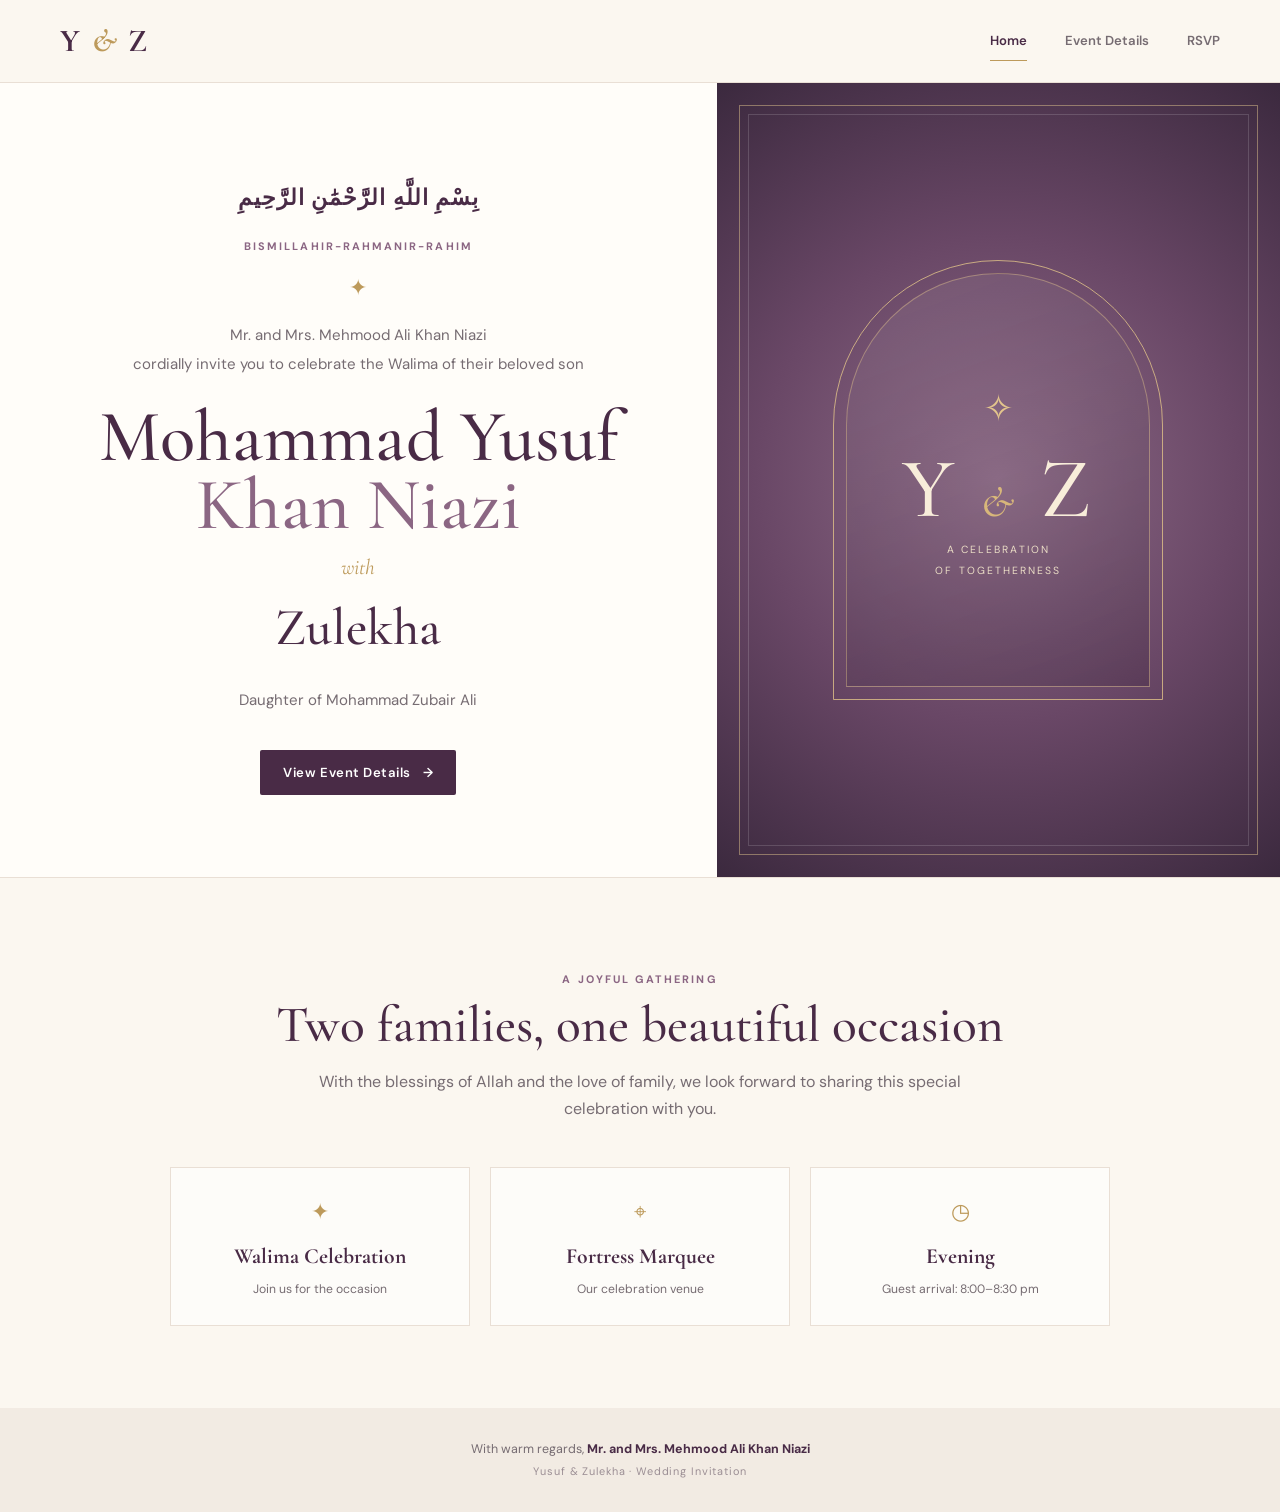
<file: index.html>
<!DOCTYPE html>
<html lang="en">
<head>
  <meta charset="UTF-8">
  <meta name="viewport" content="width=device-width, initial-scale=1.0">
  <meta name="description" content="A family invitation to the Walima celebration of Mohammad Yusuf Khan Niazi and Zulekha.">
  <title>Wedding Invitation | Yusuf & Zulekha</title>
  <link rel="stylesheet" href="styles.css">
  <script src="script.js" defer></script>
</head>
<body>
  <header class="site-header">
    <a class="brand" href="index.html">Y <span>&</span> Z</a>
    <nav class="nav" aria-label="Main navigation">
      <a class="active" href="index.html">Home</a>
      <a href="event.html">Event Details</a>
      <a href="rsvp.html">RSVP</a>
    </nav>
  </header>

  <main>
    <section class="hero">
      <div class="hero-content">
        <p class="eyebrow">بِسْمِ اللَّهِ الرَّحْمَٰنِ الرَّحِيمِ</p>
        <p class="eyebrow english">Bismillahir-Rahmanir-Rahim</p>
        <div class="ornament" aria-hidden="true">✦</div>
        <p class="intro">Mr. and Mrs. Mehmood Ali Khan Niazi<br>cordially invite you to celebrate the Walima of their beloved son</p>
        <h1>Mohammad Yusuf<br><span>Khan Niazi</span></h1>
        <p class="with">with</p>
        <h2 class="bride">Zulekha</h2>
        <p class="intro">Daughter of Mohammad Zubair Ali</p>
        <a class="button" href="event.html">View Event Details <span aria-hidden="true">→</span></a>
      </div>
      <div class="hero-side" aria-hidden="true">
        <div class="arch">
          <div class="arch-inner">
            <span class="arch-star">✧</span>
            <span class="arch-monogram">Y <small>&</small> Z</span>
            <span class="arch-caption">A celebration<br>of togetherness</span>
          </div>
        </div>
      </div>
    </section>

    <section class="welcome section-wrap">
      <p class="eyebrow">A joyful gathering</p>
      <h2>Two families, one beautiful occasion</h2>
      <p>With the blessings of Allah and the love of family, we look forward to sharing this special celebration with you.</p>
      <div class="mini-details">
        <div><span class="detail-icon">✦</span><strong>Walima Celebration</strong><small>Join us for the occasion</small></div>
        <div><span class="detail-icon">⌖</span><strong>Fortress Marquee</strong><small>Our celebration venue</small></div>
        <div><span class="detail-icon">◷</span><strong>Evening</strong><small>Guest arrival: 8:00–8:30 pm</small></div>
      </div>
    </section>
  </main>

  <footer class="site-footer">
    <p>With warm regards, <strong>Mr. and Mrs. Mehmood Ali Khan Niazi</strong></p>
    <p class="copyright">Yusuf & Zulekha · Wedding Invitation</p>
  </footer>
</body>
</html>
</file>
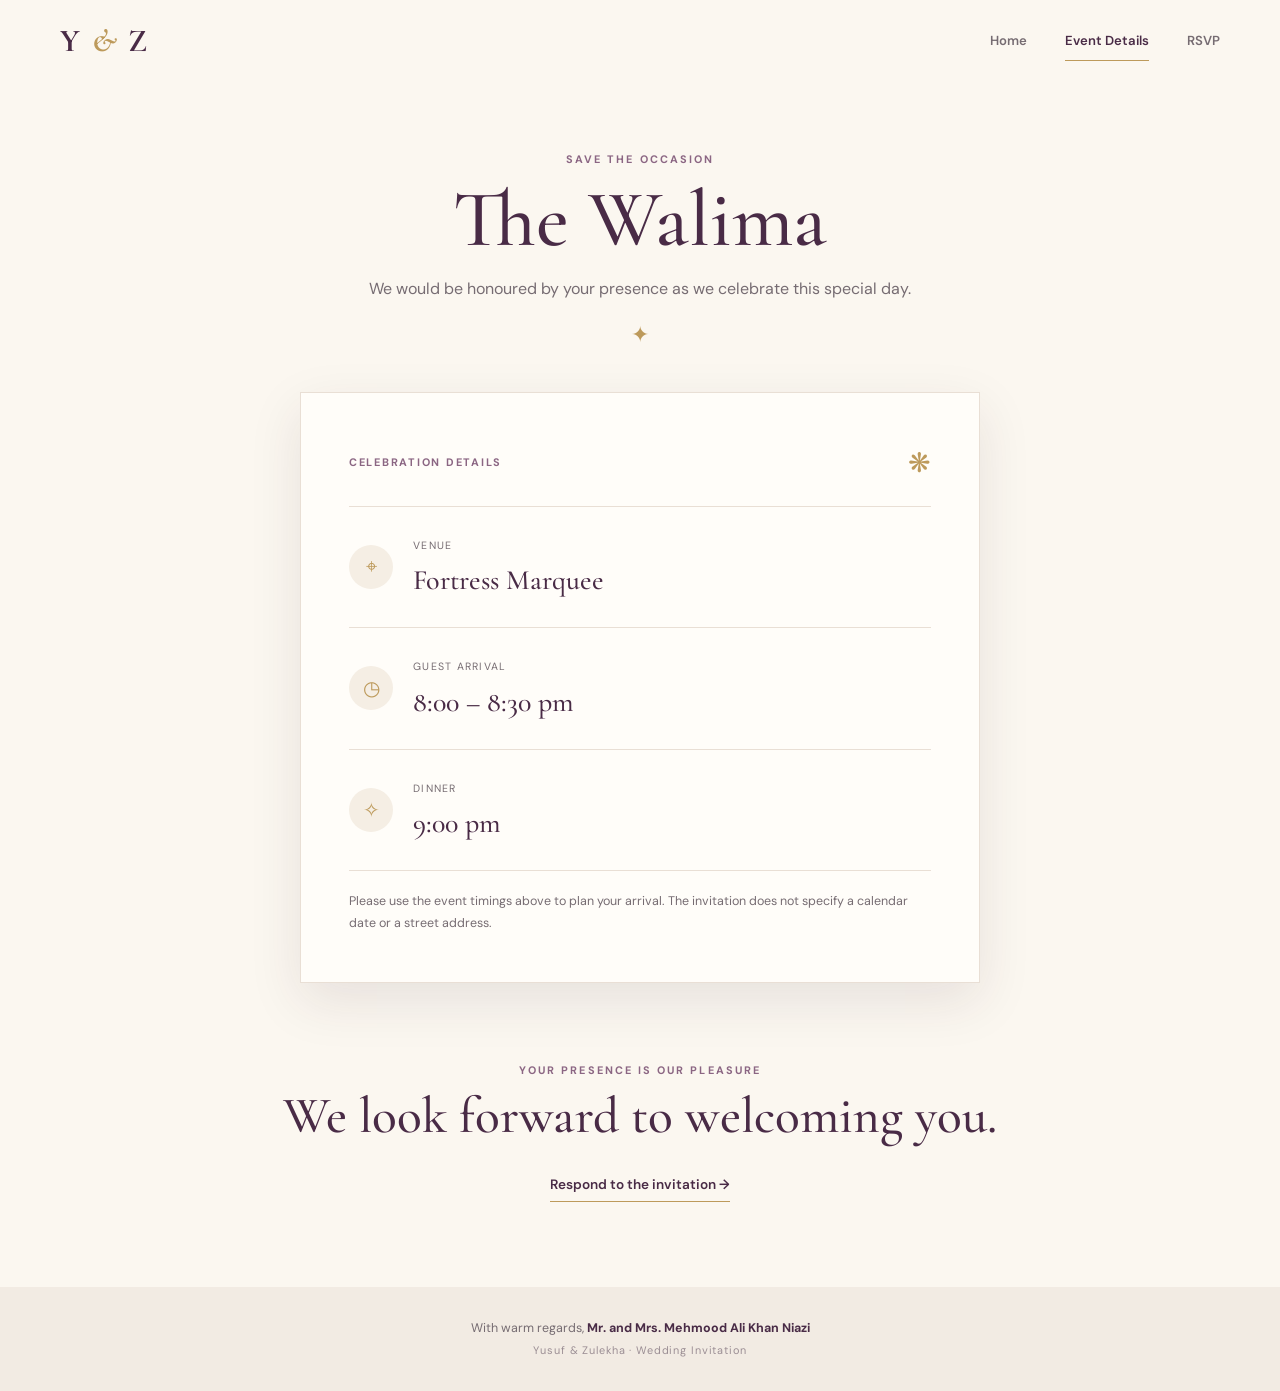
<file: event.html>
<!DOCTYPE html>
<html lang="en">
<head>
  <meta charset="UTF-8">
  <meta name="viewport" content="width=device-width, initial-scale=1.0">
  <meta name="description" content="Walima event information for Yusuf and Zulekha.">
  <title>Event Details | Yusuf & Zulekha</title>
  <link rel="stylesheet" href="styles.css">
  <script src="script.js" defer></script>
</head>
<body>
  <header class="site-header">
    <a class="brand" href="index.html">Y <span>&</span> Z</a>
    <nav class="nav" aria-label="Main navigation">
      <a href="index.html">Home</a>
      <a class="active" href="event.html">Event Details</a>
      <a href="rsvp.html">RSVP</a>
    </nav>
  </header>

  <main class="inner-page">
    <section class="page-heading">
      <p class="eyebrow">Save the occasion</p>
      <h1>The Walima</h1>
      <p>We would be honoured by your presence as we celebrate this special day.</p>
      <div class="ornament" aria-hidden="true">✦</div>
    </section>

    <section class="event-card">
      <div class="event-card-top">
        <span class="event-label">Celebration details</span>
        <span class="event-symbol" aria-hidden="true">❋</span>
      </div>
      <div class="event-row">
        <span class="row-icon" aria-hidden="true">⌖</span>
        <div><small>Venue</small><h2>Fortress Marquee</h2></div>
      </div>
      <div class="event-row">
        <span class="row-icon" aria-hidden="true">◷</span>
        <div><small>Guest arrival</small><h2>8:00 – 8:30 pm</h2></div>
      </div>
      <div class="event-row">
        <span class="row-icon" aria-hidden="true">✧</span>
        <div><small>Dinner</small><h2>9:00 pm</h2></div>
      </div>
      <p class="event-note">Please use the event timings above to plan your arrival. The invitation does not specify a calendar date or a street address.</p>
    </section>

    <section class="closing-note">
      <p class="eyebrow">Your presence is our pleasure</p>
      <h2>We look forward to welcoming you.</h2>
      <a class="text-link" href="rsvp.html">Respond to the invitation <span aria-hidden="true">→</span></a>
    </section>
  </main>

  <footer class="site-footer">
    <p>With warm regards, <strong>Mr. and Mrs. Mehmood Ali Khan Niazi</strong></p>
    <p class="copyright">Yusuf & Zulekha · Wedding Invitation</p>
  </footer>
</body>
</html>
</file>
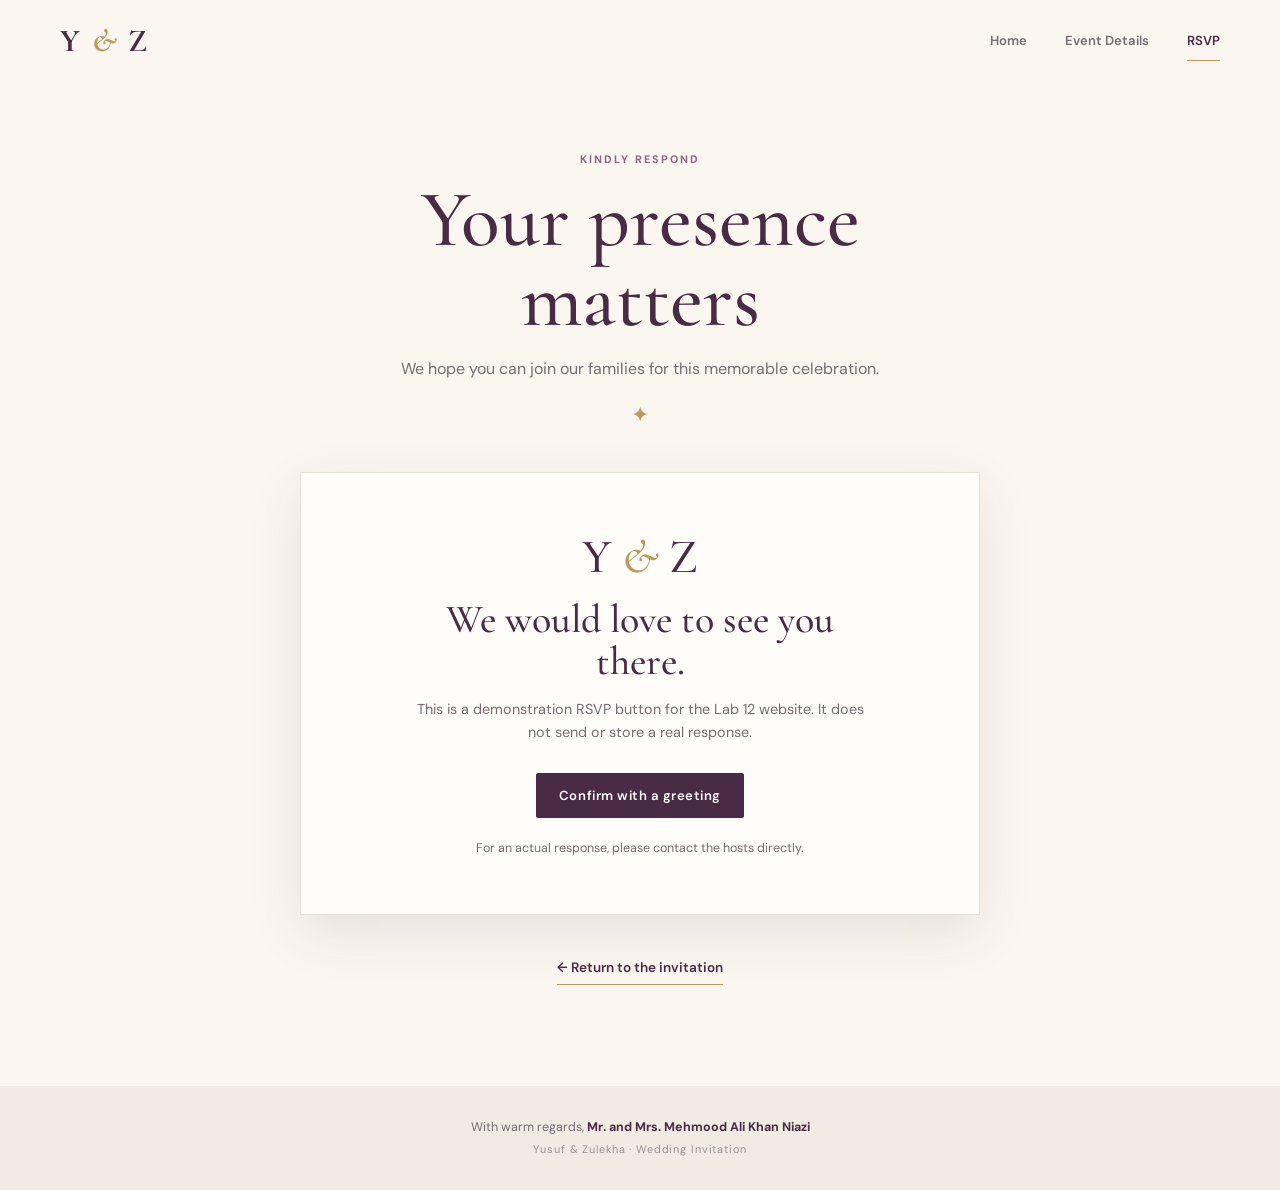
<file: rsvp.html>
<!DOCTYPE html>
<html lang="en">
<head>
  <meta charset="UTF-8">
  <meta name="viewport" content="width=device-width, initial-scale=1.0">
  <meta name="description" content="RSVP page for the Walima invitation of Yusuf and Zulekha.">
  <title>RSVP | Yusuf & Zulekha</title>
  <link rel="stylesheet" href="styles.css">
  <script src="script.js" defer></script>
</head>
<body>
  <header class="site-header">
    <a class="brand" href="index.html">Y <span>&</span> Z</a>
    <nav class="nav" aria-label="Main navigation">
      <a href="index.html">Home</a>
      <a href="event.html">Event Details</a>
      <a class="active" href="rsvp.html">RSVP</a>
    </nav>
  </header>

  <main class="inner-page rsvp-page">
    <section class="page-heading">
      <p class="eyebrow">Kindly respond</p>
      <h1>Your presence matters</h1>
      <p>We hope you can join our families for this memorable celebration.</p>
      <div class="ornament" aria-hidden="true">✦</div>
    </section>

    <section class="rsvp-panel">
      <div class="rsvp-mark">Y <span>&</span> Z</div>
      <h2>We would love to see you there.</h2>
      <p>This is a demonstration RSVP button for the Lab 12 website. It does not send or store a real response.</p>
      <button class="button" type="button" onclick="showRsvpMessage()">Confirm with a greeting</button>
      <p class="small-note">For an actual response, please contact the hosts directly.</p>
    </section>
    <p class="back-link"><a class="text-link" href="index.html">← Return to the invitation</a></p>
  </main>

  <footer class="site-footer">
    <p>With warm regards, <strong>Mr. and Mrs. Mehmood Ali Khan Niazi</strong></p>
    <p class="copyright">Yusuf & Zulekha · Wedding Invitation</p>
  </footer>
</body>
</html>
</file>
<file: styles.css>
@import url('https://fonts.googleapis.com/css2?family=Cormorant+Garamond:wght@400;500;600;700&family=DM+Sans:wght@400;500;600;700&display=swap');

:root {
  --plum: #492b46;
  --plum-deep: #2f1d31;
  --mauve: #8b6683;
  --gold: #bd9a5b;
  --cream: #fbf7f0;
  --paper: #fffdf9;
  --ink: #342b32;
  --muted: #766c72;
  --line: #e9dfd5;
  --shadow: 0 18px 50px rgba(54, 33, 50, .10);
}

* { box-sizing: border-box; }
html { scroll-behavior: smooth; }
body {
  margin: 0;
  color: var(--ink);
  background: var(--cream);
  font-family: 'DM Sans', sans-serif;
  line-height: 1.65;
}
a { color: inherit; text-decoration: none; }
.site-header {
  width: min(1160px, calc(100% - 48px));
  margin: auto;
  min-height: 82px;
  display: flex;
  align-items: center;
  justify-content: space-between;
  gap: 24px;
}
.brand {
  color: var(--plum);
  font-family: 'Cormorant Garamond', serif;
  font-size: 2rem;
  font-weight: 700;
  letter-spacing: .08em;
}
.brand span, .rsvp-mark span { color: var(--gold); font-style: italic; }
.nav { display: flex; gap: clamp(16px, 3vw, 38px); align-items: center; }
.nav a {
  color: var(--muted);
  font-size: .82rem;
  font-weight: 600;
  padding: 9px 0;
  border-bottom: 1px solid transparent;
  transition: color .2s, border-color .2s;
}
.nav a:hover, .nav a.active { color: var(--plum); border-color: var(--gold); }

.hero {
  min-height: 620px;
  display: grid;
  grid-template-columns: 1.12fr .88fr;
  background: var(--paper);
  overflow: hidden;
  border-top: 1px solid var(--line);
  border-bottom: 1px solid var(--line);
}
.hero-content {
  padding: 76px 7vw 82px max(7vw, calc((100vw - 1160px) / 2));
  text-align: center;
  align-self: center;
}
.eyebrow {
  color: var(--mauve);
  text-transform: uppercase;
  letter-spacing: .19em;
  font-size: .68rem;
  font-weight: 700;
}
.hero .eyebrow:first-child { font-size: 1.35rem; letter-spacing: .05em; color: var(--plum); }
.english { margin-top: 2px; }
.ornament { color: var(--gold); font-size: 1.35rem; margin: 15px 0; }
.intro { color: var(--muted); font-size: .94rem; line-height: 1.9; }
h1, h2, h3 { font-family: 'Cormorant Garamond', serif; color: var(--plum); font-weight: 500; }
.hero h1 { font-size: clamp(3.1rem, 5.7vw, 5.5rem); line-height: .94; margin: 24px 0 8px; }
.hero h1 span { color: var(--mauve); }
.with { color: var(--gold); font-family: 'Cormorant Garamond', serif; font-style: italic; font-size: 1.35rem; margin: 10px 0 0; }
.bride { font-size: 3.25rem; margin: 0; }
.button {
  display: inline-flex;
  align-items: center;
  justify-content: center;
  gap: 12px;
  border: 0;
  border-radius: 2px;
  padding: 14px 23px;
  margin-top: 20px;
  background: var(--plum);
  color: white;
  font: 600 .82rem 'DM Sans', sans-serif;
  letter-spacing: .04em;
  cursor: pointer;
  transition: background .2s, transform .2s;
}
.button:hover { background: var(--plum-deep); transform: translateY(-2px); }
.hero-side {
  min-height: 620px;
  display: grid;
  place-items: center;
  padding: 55px;
  background: radial-gradient(circle at center, #8f6c88 0, #694766 50%, #3b293e 100%);
  position: relative;
}
.hero-side::before, .hero-side::after {
  content: ''; position: absolute; inset: 22px; border: 1px solid rgba(222, 194, 139, .5);
}
.hero-side::after { inset: 31px; border-color: rgba(255,255,255,.15); }
.arch {
  width: min(330px, 100%);
  height: 440px;
  border: 1px solid rgba(224, 194, 137, .8);
  border-radius: 170px 170px 0 0;
  padding: 12px;
  position: relative;
  z-index: 1;
}
.arch-inner {
  height: 100%;
  border: 1px solid rgba(224, 194, 137, .45);
  border-radius: 160px 160px 0 0;
  display: flex;
  flex-direction: column;
  align-items: center;
  justify-content: center;
  color: #f8edda;
  background: linear-gradient(160deg, rgba(255,255,255,.08), rgba(25,12,28,.16));
}
.arch-star { color: #e3c58c; font-size: 2.3rem; }
.arch-monogram { font: 500 5.3rem 'Cormorant Garamond', serif; letter-spacing: .04em; }
.arch-monogram small { color: #d8b77a; font-size: 2.7rem; font-style: italic; }
.arch-caption { text-align: center; text-transform: uppercase; letter-spacing: .2em; font-size: .65rem; line-height: 2; color: #eadcc5; }
.section-wrap { width: min(940px, calc(100% - 48px)); margin: auto; padding: 82px 0; text-align: center; }
.section-wrap h2, .closing-note h2 { font-size: clamp(2.2rem, 4vw, 3.2rem); line-height: 1.05; margin: 10px 0 16px; }
.section-wrap > p:not(.eyebrow) { color: var(--muted); max-width: 650px; margin: auto; }
.mini-details { display: grid; grid-template-columns: repeat(3, 1fr); gap: 20px; margin-top: 45px; }
.mini-details > div { padding: 26px 16px; background: rgba(255,255,255,.65); border: 1px solid var(--line); }
.detail-icon { display: block; color: var(--gold); font-size: 1.4rem; margin-bottom: 8px; }
.mini-details strong, .mini-details small { display: block; }
.mini-details strong { color: var(--plum); font-family: 'Cormorant Garamond', serif; font-size: 1.35rem; }
.mini-details small { color: var(--muted); font-size: .76rem; margin-top: 4px; }

.inner-page { min-height: calc(100vh - 160px); padding: 58px 24px 85px; }
.page-heading { text-align: center; max-width: 680px; margin: 0 auto 38px; }
.page-heading h1 { font-size: clamp(3.3rem, 7vw, 5rem); line-height: 1; margin: 10px 0; }
.page-heading > p:not(.eyebrow) { color: var(--muted); }
.event-card, .rsvp-panel {
  width: min(680px, 100%);
  margin: auto;
  background: var(--paper);
  border: 1px solid var(--line);
  box-shadow: var(--shadow);
  padding: clamp(25px, 5vw, 48px);
}
.event-card-top { display: flex; align-items: center; justify-content: space-between; padding-bottom: 20px; border-bottom: 1px solid var(--line); }
.event-label { color: var(--mauve); text-transform: uppercase; letter-spacing: .16em; font-size: .68rem; font-weight: 700; }
.event-symbol { color: var(--gold); font-size: 1.7rem; }
.event-row { display: flex; align-items: center; gap: 20px; padding: 24px 0; border-bottom: 1px solid var(--line); }
.row-icon { width: 44px; height: 44px; border-radius: 50%; display: grid; place-items: center; flex: 0 0 44px; color: var(--gold); background: #f5eee4; font-size: 1.25rem; }
.event-row small { color: var(--muted); text-transform: uppercase; letter-spacing: .12em; font-size: .66rem; }
.event-row h2 { margin: 0; font-size: 1.75rem; }
.event-note, .small-note { color: var(--muted); font-size: .78rem; line-height: 1.7; margin: 20px 0 0; }
.closing-note { text-align: center; padding: 68px 20px 0; }
.text-link { display: inline-block; margin-top: 14px; color: var(--plum); border-bottom: 1px solid var(--gold); padding-bottom: 4px; font-weight: 600; font-size: .85rem; }
.rsvp-panel { text-align: center; padding: 55px 35px; }
.rsvp-mark { font: 500 3rem 'Cormorant Garamond', serif; color: var(--plum); }
.rsvp-panel h2 { font-size: 2.5rem; line-height: 1.05; margin: 12px auto; max-width: 420px; }
.rsvp-panel > p:not(.small-note) { max-width: 470px; margin: 16px auto; color: var(--muted); font-size: .9rem; }
.rsvp-panel .button { margin-top: 12px; }
.back-link { text-align: center; margin-top: 28px; }
.site-footer { text-align: center; padding: 27px 24px; background: #f2ebe3; color: var(--muted); font-size: .78rem; }
.site-footer p { margin: 4px; }
.site-footer strong { color: var(--plum); }
.copyright { color: #9b8e94; font-size: .68rem; letter-spacing: .08em; }

@media (max-width: 760px) {
  .site-header { width: calc(100% - 32px); min-height: 72px; }
  .nav { gap: 14px; }
  .nav a { font-size: .72rem; }
  .hero { grid-template-columns: 1fr; }
  .hero-content { padding: 65px 24px; }
  .hero-side { min-height: 430px; }
  .arch { height: 340px; width: 260px; }
  .mini-details { grid-template-columns: 1fr; gap: 12px; }
}
@media (max-width: 420px) {
  .site-header { align-items: flex-start; flex-direction: column; padding: 15px 0; gap: 5px; }
  .nav { width: 100%; justify-content: space-between; }
  .hero-content { padding-left: 18px; padding-right: 18px; }
}
</file>
